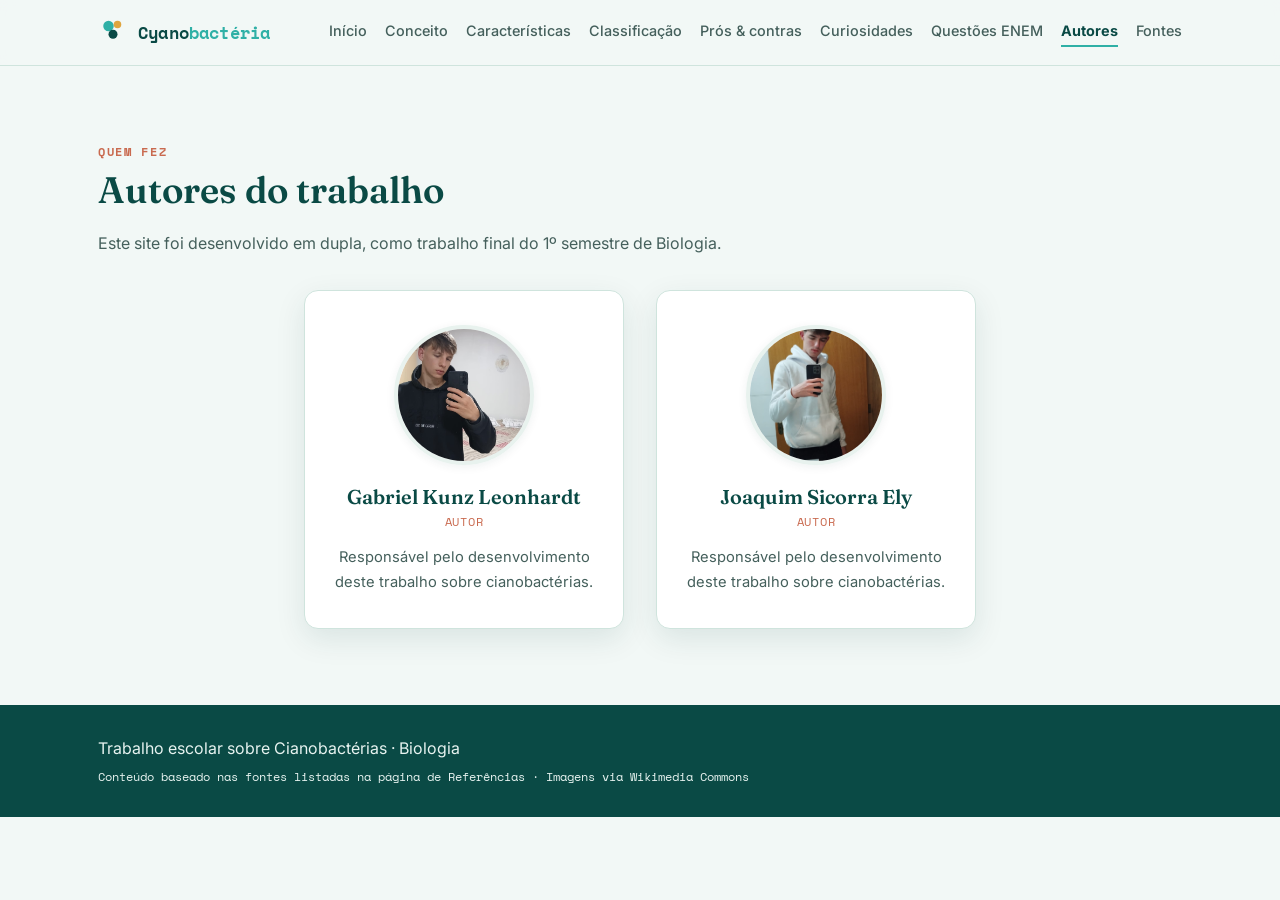
<file: autores.html>
<!DOCTYPE html>
<html lang="pt-BR">
<head>
<meta charset="UTF-8">
<meta name="viewport" content="width=device-width, initial-scale=1.0">
<title>Autores · Cianobactérias</title>
<link rel="preconnect" href="https://fonts.googleapis.com">
<link rel="preconnect" href="https://fonts.gstatic.com" crossorigin>
<link href="https://fonts.googleapis.com/css2?family=Fraunces:ital,opsz,wght@0,9..144,400;0,9..144,600;0,9..144,700;1,9..144,500&family=Inter:wght@400;500;600;700&family=Space+Mono:wght@400;700&display=swap" rel="stylesheet">
<link rel="stylesheet" href="style.css">
</head>
<body>

<header class="site-header">
  <div class="container header-inner">
    <a href="index.html" class="brand">
      <span class="brand-icon" aria-hidden="true">
        <svg viewBox="0 0 40 40" width="30" height="30">
          <circle cx="14" cy="16" r="7" fill="var(--cyan)"/>
          <circle cx="26" cy="14" r="5" fill="var(--gold)"/>
          <circle cx="20" cy="27" r="6" fill="var(--teal-deep)"/>
        </svg>
      </span>
      <span class="brand-text">Cyano<em>bactéria</em></span>
    </a>
    <nav class="main-nav" aria-label="Navegação principal">
      <a href="index.html">Início</a>
      <a href="conceito.html">Conceito</a>
      <a href="caracteristicas.html">Características</a>
      <a href="classificacao.html">Classificação</a>
      <a href="balanco.html">Prós &amp; contras</a>
      <a href="curiosidades.html">Curiosidades</a>
      <a href="enem.html">Questões ENEM</a>
      <a href="autores.html" class="active">Autores</a>
      <a href="fontes.html">Fontes</a>
    </nav>
  </div>
</header>

<main>
  <section class="section">
    <div class="container">
      <p class="eyebrow">Quem fez</p>
      <h2>Autores do trabalho</h2>
      <p style="max-width:64ch; color:var(--ink-soft);">Este site foi desenvolvido em dupla, como trabalho final do 1º semestre de Biologia.</p>

      <div class="authors-grid">
        <article class="author-card">
        
          <img src="img/WhatsApp Image 2026-07-13 at 10.33.16.jpeg" alt="Foto de Gabriel Kunz Leonhardt" class="author-photo">
          <h3>Gabriel Kunz Leonhardt</h3>
          <span class="author-role">Autor</span>
          <p>Responsável pelo desenvolvimento deste trabalho sobre cianobactérias.</p>
        </article>

        <article class="author-card">
         
          <img src="img/WhatsApp Image 2026-07-13 at 10.33.16(1).jpeg" alt="Foto de Joaquim Sicorra Ely" class="author-photo">
          <h3>Joaquim Sicorra Ely</h3>
          <span class="author-role">Autor</span>
          <p>Responsável pelo desenvolvimento deste trabalho sobre cianobactérias.</p>
        </article>
      </div>
    </div>
  </section>
</main>

<footer class="site-footer">
  <div class="container footer-inner">
    <p>Trabalho escolar sobre Cianobactérias · Biologia</p>
    <p class="footer-small">Conteúdo baseado nas fontes listadas na página de Referências · Imagens via Wikimedia Commons</p>
  </div>
</footer>

</body>
</html>
</file>
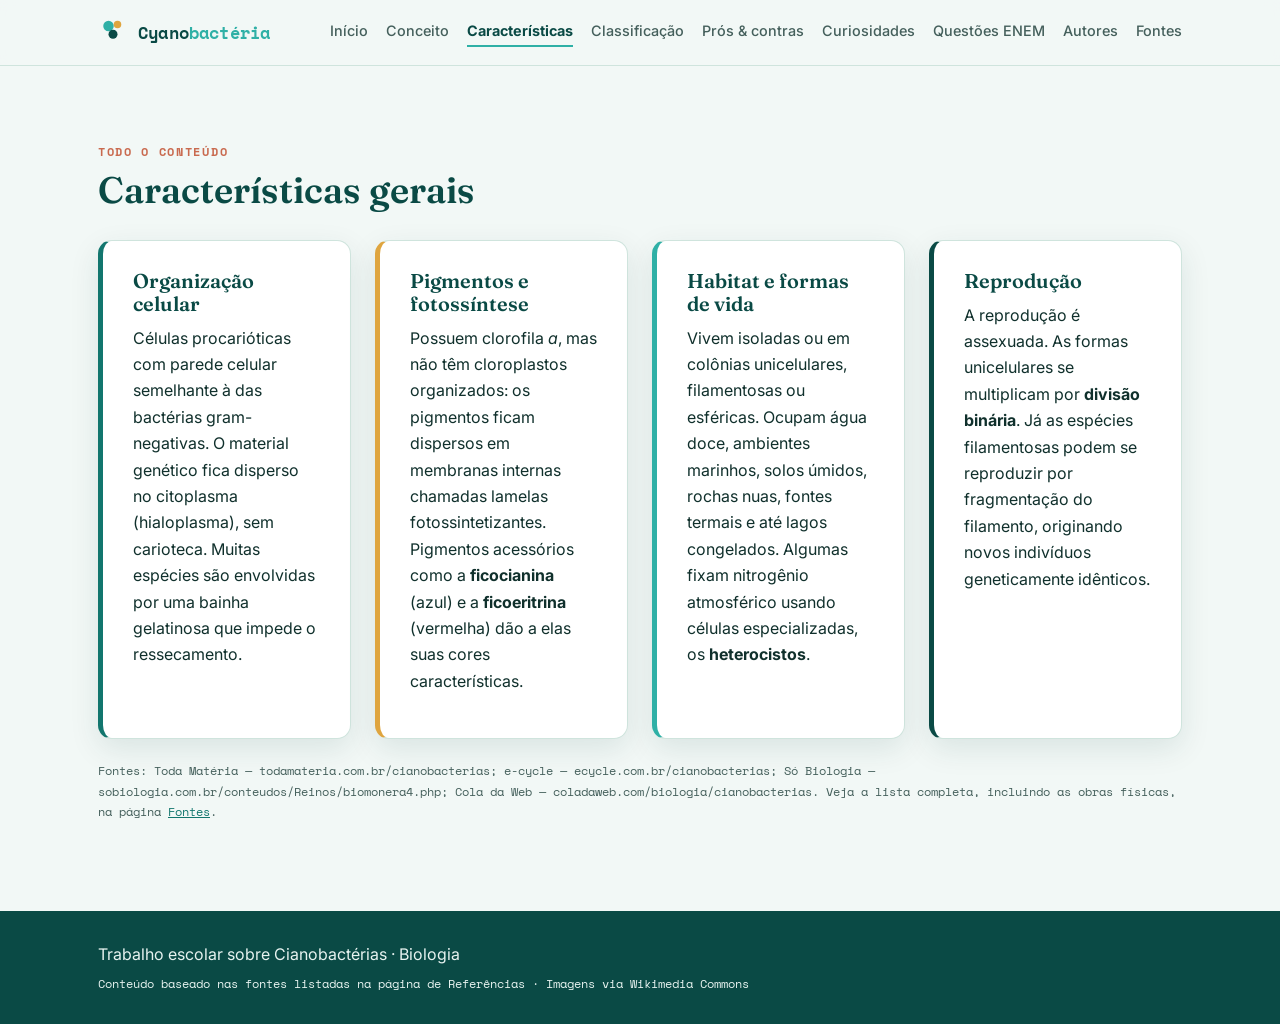
<file: caracteristicas.html>
<!DOCTYPE html>
<html lang="pt-BR">
<head>
<meta charset="UTF-8">
<meta name="viewport" content="width=device-width, initial-scale=1.0">
<title>Características · Cianobactérias</title>
<link rel="preconnect" href="https://fonts.googleapis.com">
<link rel="preconnect" href="https://fonts.gstatic.com" crossorigin>
<link href="https://fonts.googleapis.com/css2?family=Fraunces:ital,opsz,wght@0,9..144,400;0,9..144,600;0,9..144,700;1,9..144,500&family=Inter:wght@400;500;600;700&family=Space+Mono:wght@400;700&display=swap" rel="stylesheet">
<link rel="stylesheet" href="style.css">
</head>
<body>

<header class="site-header">
  <div class="container header-inner">
    <a href="index.html" class="brand">
      <span class="brand-icon" aria-hidden="true">
        <svg viewBox="0 0 40 40" width="30" height="30">
          <circle cx="14" cy="16" r="7" fill="var(--cyan)"/>
          <circle cx="26" cy="14" r="5" fill="var(--gold)"/>
          <circle cx="20" cy="27" r="6" fill="var(--teal-deep)"/>
        </svg>
      </span>
      <span class="brand-text">Cyano<em>bactéria</em></span>
    </a>
    <nav class="main-nav" aria-label="Navegação principal">
      <a href="index.html">Início</a>
      <a href="conceito.html">Conceito</a>
      <a href="caracteristicas.html" class="active">Características</a>
      <a href="classificacao.html">Classificação</a>
      <a href="balanco.html">Prós &amp; contras</a>
      <a href="curiosidades.html">Curiosidades</a>
      <a href="enem.html">Questões ENEM</a>
      <a href="autores.html">Autores</a>
      <a href="fontes.html">Fontes</a>
    </nav>
  </div>
</header>

<main>
  <section class="section">
    <div class="container">
      <p class="eyebrow">Todo o conteúdo</p>
      <h2>Características gerais</h2>
      <div class="grid grid-4">
        <article class="card card--accent-teal">
          <h3>Organização celular</h3>
          <p>Células procarióticas com parede celular semelhante à das bactérias gram-negativas. O material genético fica disperso no citoplasma (hialoplasma), sem carioteca. Muitas espécies são envolvidas por uma bainha gelatinosa que impede o ressecamento.</p>
        </article>
        <article class="card card--accent-gold">
          <h3>Pigmentos e fotossíntese</h3>
          <p>Possuem clorofila <em>a</em>, mas não têm cloroplastos organizados: os pigmentos ficam dispersos em membranas internas chamadas lamelas fotossintetizantes. Pigmentos acessórios como a <strong>ficocianina</strong> (azul) e a <strong>ficoeritrina</strong> (vermelha) dão a elas suas cores características.</p>
        </article>
        <article class="card card--accent-cyan">
          <h3>Habitat e formas de vida</h3>
          <p>Vivem isoladas ou em colônias unicelulares, filamentosas ou esféricas. Ocupam água doce, ambientes marinhos, solos úmidos, rochas nuas, fontes termais e até lagos congelados. Algumas fixam nitrogênio atmosférico usando células especializadas, os <strong>heterocistos</strong>.</p>
        </article>
        <article class="card card--accent-deep">
          <h3>Reprodução</h3>
          <p>A reprodução é assexuada. As formas unicelulares se multiplicam por <strong>divisão binária</strong>. Já as espécies filamentosas podem se reproduzir por fragmentação do filamento, originando novos indivíduos geneticamente idênticos.</p>
        </article>
      </div>
      <p class="fonte">Fontes: Toda Matéria — todamateria.com.br/cianobacterias; e-cycle — ecycle.com.br/cianobacterias; Só Biologia — sobiologia.com.br/conteudos/Reinos/biomonera4.php; Cola da Web — coladaweb.com/biologia/cianobacterias. Veja a lista completa, incluindo as obras físicas, na página <a href="fontes.html">Fontes</a>.</p>
    </div>
  </section>
</main>

<footer class="site-footer">
  <div class="container footer-inner">
    <p>Trabalho escolar sobre Cianobactérias · Biologia</p>
    <p class="footer-small">Conteúdo baseado nas fontes listadas na página de Referências · Imagens via Wikimedia Commons</p>
  </div>
</footer>

</body>
</html>
</file>
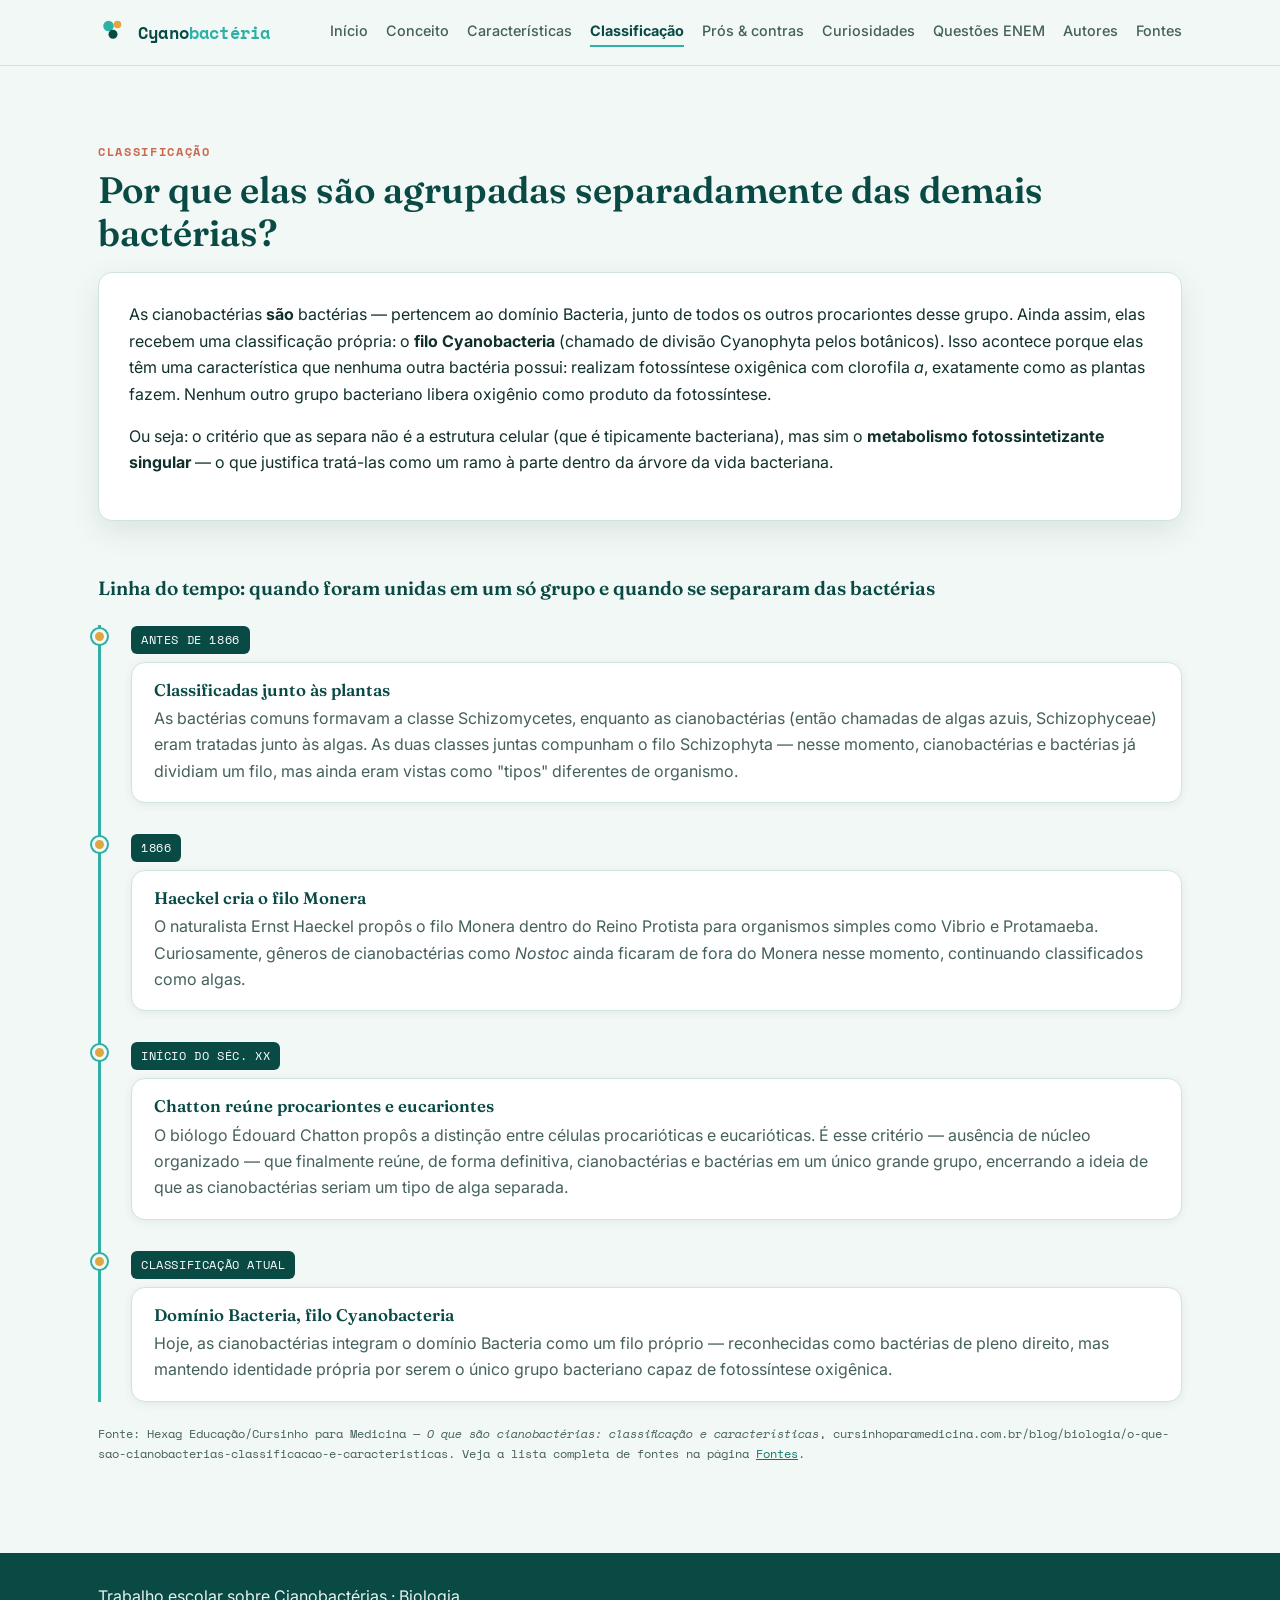
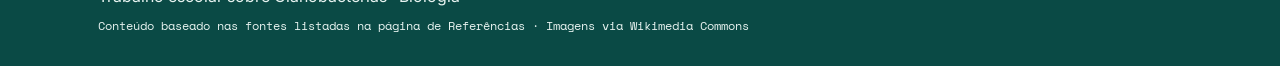
<file: classificacao.html>
<!DOCTYPE html>
<html lang="pt-BR">
<head>
<meta charset="UTF-8">
<meta name="viewport" content="width=device-width, initial-scale=1.0">
<title>Classificação · Cianobactérias</title>
<link rel="preconnect" href="https://fonts.googleapis.com">
<link rel="preconnect" href="https://fonts.gstatic.com" crossorigin>
<link href="https://fonts.googleapis.com/css2?family=Fraunces:ital,opsz,wght@0,9..144,400;0,9..144,600;0,9..144,700;1,9..144,500&family=Inter:wght@400;500;600;700&family=Space+Mono:wght@400;700&display=swap" rel="stylesheet">
<link rel="stylesheet" href="style.css">
</head>
<body>

<header class="site-header">
  <div class="container header-inner">
    <a href="index.html" class="brand">
      <span class="brand-icon" aria-hidden="true">
        <svg viewBox="0 0 40 40" width="30" height="30">
          <circle cx="14" cy="16" r="7" fill="var(--cyan)"/>
          <circle cx="26" cy="14" r="5" fill="var(--gold)"/>
          <circle cx="20" cy="27" r="6" fill="var(--teal-deep)"/>
        </svg>
      </span>
      <span class="brand-text">Cyano<em>bactéria</em></span>
    </a>
    <nav class="main-nav" aria-label="Navegação principal">
      <a href="index.html">Início</a>
      <a href="conceito.html">Conceito</a>
      <a href="caracteristicas.html">Características</a>
      <a href="classificacao.html" class="active">Classificação</a>
      <a href="balanco.html">Prós &amp; contras</a>
      <a href="curiosidades.html">Curiosidades</a>
      <a href="enem.html">Questões ENEM</a>
      <a href="autores.html">Autores</a>
      <a href="fontes.html">Fontes</a>
    </nav>
  </div>
</header>

<main>
  <section class="section">
    <div class="container">
      <p class="eyebrow">Classificação</p>
      <h2>Por que elas são agrupadas separadamente das demais bactérias?</h2>
      <div class="card card--wide">
        <p>As cianobactérias <strong>são</strong> bactérias — pertencem ao domínio Bacteria, junto de todos os outros procariontes desse grupo. Ainda assim, elas recebem uma classificação própria: o <strong>filo Cyanobacteria</strong> (chamado de divisão Cyanophyta pelos botânicos). Isso acontece porque elas têm uma característica que nenhuma outra bactéria possui: realizam fotossíntese oxigênica com clorofila <em>a</em>, exatamente como as plantas fazem. Nenhum outro grupo bacteriano libera oxigênio como produto da fotossíntese.</p>
        <p>Ou seja: o critério que as separa não é a estrutura celular (que é tipicamente bacteriana), mas sim o <strong>metabolismo fotossintetizante singular</strong> — o que justifica tratá-las como um ramo à parte dentro da árvore da vida bacteriana.</p>
      </div>

      <h3 class="timeline-title">Linha do tempo: quando foram unidas em um só grupo e quando se separaram das bactérias</h3>
      <ol class="timeline">
        <li class="timeline-item">
          <span class="timeline-mark">Antes de 1866</span>
          <div class="timeline-content">
            <h4>Classificadas junto às plantas</h4>
            <p>As bactérias comuns formavam a classe Schizomycetes, enquanto as cianobactérias (então chamadas de algas azuis, Schizophyceae) eram tratadas junto às algas. As duas classes juntas compunham o filo Schizophyta — nesse momento, cianobactérias e bactérias já dividiam um filo, mas ainda eram vistas como "tipos" diferentes de organismo.</p>
          </div>
        </li>
        <li class="timeline-item">
          <span class="timeline-mark">1866</span>
          <div class="timeline-content">
            <h4>Haeckel cria o filo Monera</h4>
            <p>O naturalista Ernst Haeckel propôs o filo Monera dentro do Reino Protista para organismos simples como Vibrio e Protamaeba. Curiosamente, gêneros de cianobactérias como <em>Nostoc</em> ainda ficaram de fora do Monera nesse momento, continuando classificados como algas.</p>
          </div>
        </li>
        <li class="timeline-item">
          <span class="timeline-mark">Início do séc. XX</span>
          <div class="timeline-content">
            <h4>Chatton reúne procariontes e eucariontes</h4>
            <p>O biólogo Édouard Chatton propôs a distinção entre células procarióticas e eucarióticas. É esse critério — ausência de núcleo organizado — que finalmente reúne, de forma definitiva, cianobactérias e bactérias em um único grande grupo, encerrando a ideia de que as cianobactérias seriam um tipo de alga separada.</p>
          </div>
        </li>
        <li class="timeline-item">
          <span class="timeline-mark">Classificação atual</span>
          <div class="timeline-content">
            <h4>Domínio Bacteria, filo Cyanobacteria</h4>
            <p>Hoje, as cianobactérias integram o domínio Bacteria como um filo próprio — reconhecidas como bactérias de pleno direito, mas mantendo identidade própria por serem o único grupo bacteriano capaz de fotossíntese oxigênica.</p>
          </div>
        </li>
      </ol>
      <p class="fonte">Fonte: Hexag Educação/Cursinho para Medicina — <em>O que são cianobactérias: classificação e características</em>, cursinhoparamedicina.com.br/blog/biologia/o-que-sao-cianobacterias-classificacao-e-caracteristicas. Veja a lista completa de fontes na página <a href="fontes.html">Fontes</a>.</p>
    </div>
  </section>
</main>

<footer class="site-footer">
  <div class="container footer-inner">
    <p>Trabalho escolar sobre Cianobactérias · Biologia</p>
    <p class="footer-small">Conteúdo baseado nas fontes listadas na página de Referências · Imagens via Wikimedia Commons</p>
  </div>
</footer>

</body>
</html>
</file>
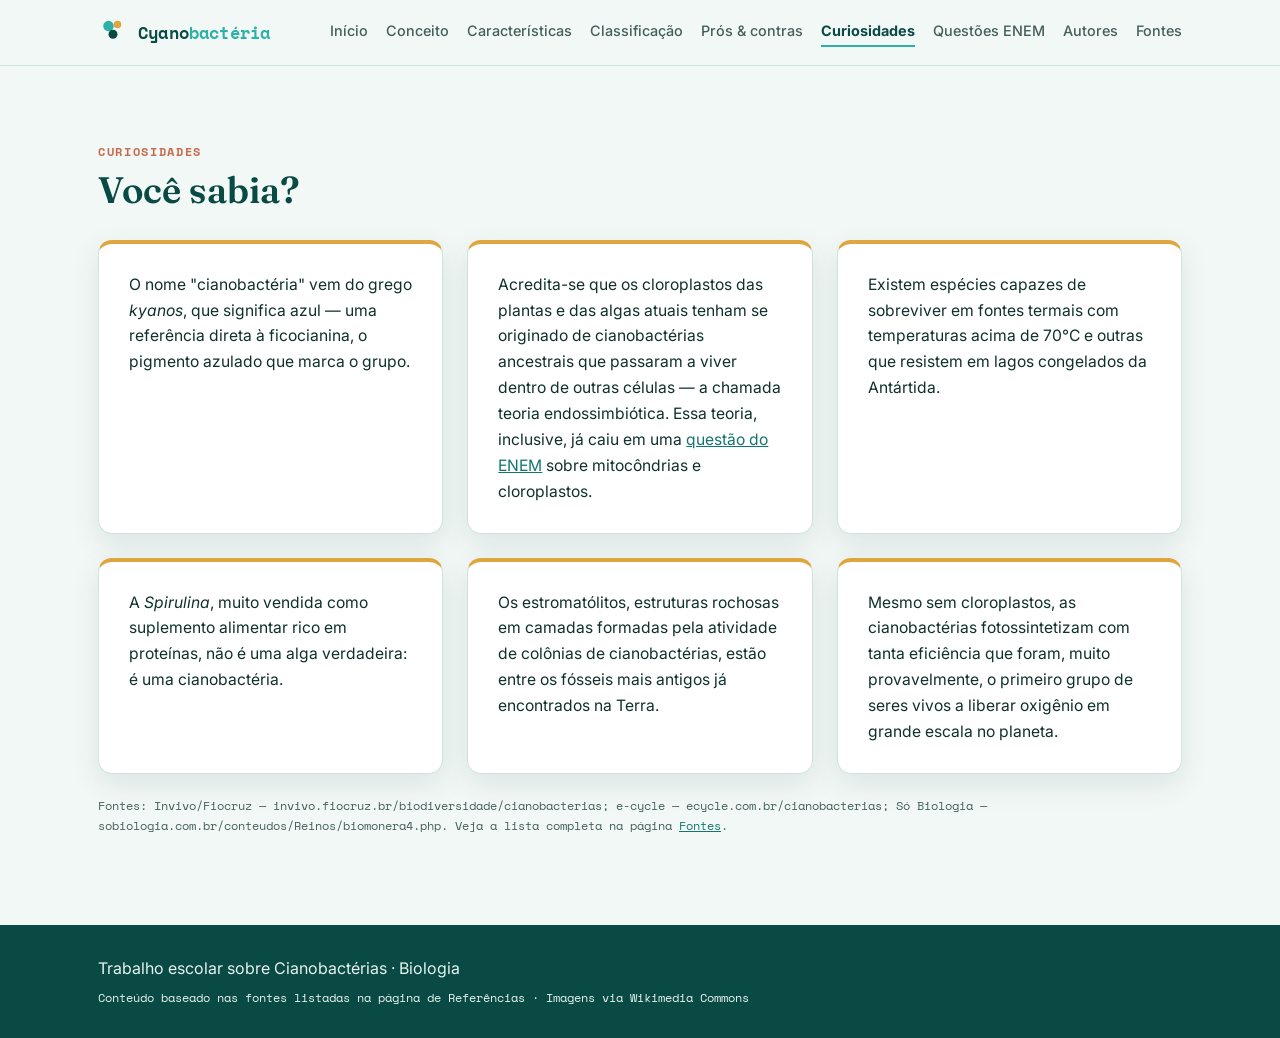
<file: curiosidades.html>
<!DOCTYPE html>
<html lang="pt-BR">
<head>
<meta charset="UTF-8">
<meta name="viewport" content="width=device-width, initial-scale=1.0">
<title>Curiosidades · Cianobactérias</title>
<link rel="preconnect" href="https://fonts.googleapis.com">
<link rel="preconnect" href="https://fonts.gstatic.com" crossorigin>
<link href="https://fonts.googleapis.com/css2?family=Fraunces:ital,opsz,wght@0,9..144,400;0,9..144,600;0,9..144,700;1,9..144,500&family=Inter:wght@400;500;600;700&family=Space+Mono:wght@400;700&display=swap" rel="stylesheet">
<link rel="stylesheet" href="style.css">
</head>
<body>

<header class="site-header">
  <div class="container header-inner">
    <a href="index.html" class="brand">
      <span class="brand-icon" aria-hidden="true">
        <svg viewBox="0 0 40 40" width="30" height="30">
          <circle cx="14" cy="16" r="7" fill="var(--cyan)"/>
          <circle cx="26" cy="14" r="5" fill="var(--gold)"/>
          <circle cx="20" cy="27" r="6" fill="var(--teal-deep)"/>
        </svg>
      </span>
      <span class="brand-text">Cyano<em>bactéria</em></span>
    </a>
    <nav class="main-nav" aria-label="Navegação principal">
      <a href="index.html">Início</a>
      <a href="conceito.html">Conceito</a>
      <a href="caracteristicas.html">Características</a>
      <a href="classificacao.html">Classificação</a>
      <a href="balanco.html">Prós &amp; contras</a>
      <a href="curiosidades.html" class="active">Curiosidades</a>
      <a href="enem.html">Questões ENEM</a>
      <a href="autores.html">Autores</a>
      <a href="fontes.html">Fontes</a>
    </nav>
  </div>
</header>

<main>
  <section class="section">
    <div class="container">
      <p class="eyebrow">Curiosidades</p>
      <h2>Você sabia?</h2>
      <div class="grid grid-3">
        <article class="card card--fact">
          <p>O nome "cianobactéria" vem do grego <em>kyanos</em>, que significa azul — uma referência direta à ficocianina, o pigmento azulado que marca o grupo.</p>
        </article>
        <article class="card card--fact">
          <p>Acredita-se que os cloroplastos das plantas e das algas atuais tenham se originado de cianobactérias ancestrais que passaram a viver dentro de outras células — a chamada teoria endossimbiótica. Essa teoria, inclusive, já caiu em uma <a href="enem.html">questão do ENEM</a> sobre mitocôndrias e cloroplastos.</p>
        </article>
        <article class="card card--fact">
          <p>Existem espécies capazes de sobreviver em fontes termais com temperaturas acima de 70°C e outras que resistem em lagos congelados da Antártida.</p>
        </article>
        <article class="card card--fact">
          <p>A <em>Spirulina</em>, muito vendida como suplemento alimentar rico em proteínas, não é uma alga verdadeira: é uma cianobactéria.</p>
        </article>
        <article class="card card--fact">
          <p>Os estromatólitos, estruturas rochosas em camadas formadas pela atividade de colônias de cianobactérias, estão entre os fósseis mais antigos já encontrados na Terra.</p>
        </article>
        <article class="card card--fact">
          <p>Mesmo sem cloroplastos, as cianobactérias fotossintetizam com tanta eficiência que foram, muito provavelmente, o primeiro grupo de seres vivos a liberar oxigênio em grande escala no planeta.</p>
        </article>
      </div>
      <p class="fonte">Fontes: Invivo/Fiocruz — invivo.fiocruz.br/biodiversidade/cianobacterias; e-cycle — ecycle.com.br/cianobacterias; Só Biologia — sobiologia.com.br/conteudos/Reinos/biomonera4.php. Veja a lista completa na página <a href="fontes.html">Fontes</a>.</p>
    </div>
  </section>
</main>

<footer class="site-footer">
  <div class="container footer-inner">
    <p>Trabalho escolar sobre Cianobactérias · Biologia</p>
    <p class="footer-small">Conteúdo baseado nas fontes listadas na página de Referências · Imagens via Wikimedia Commons</p>
  </div>
</footer>

</body>
</html>
</file>
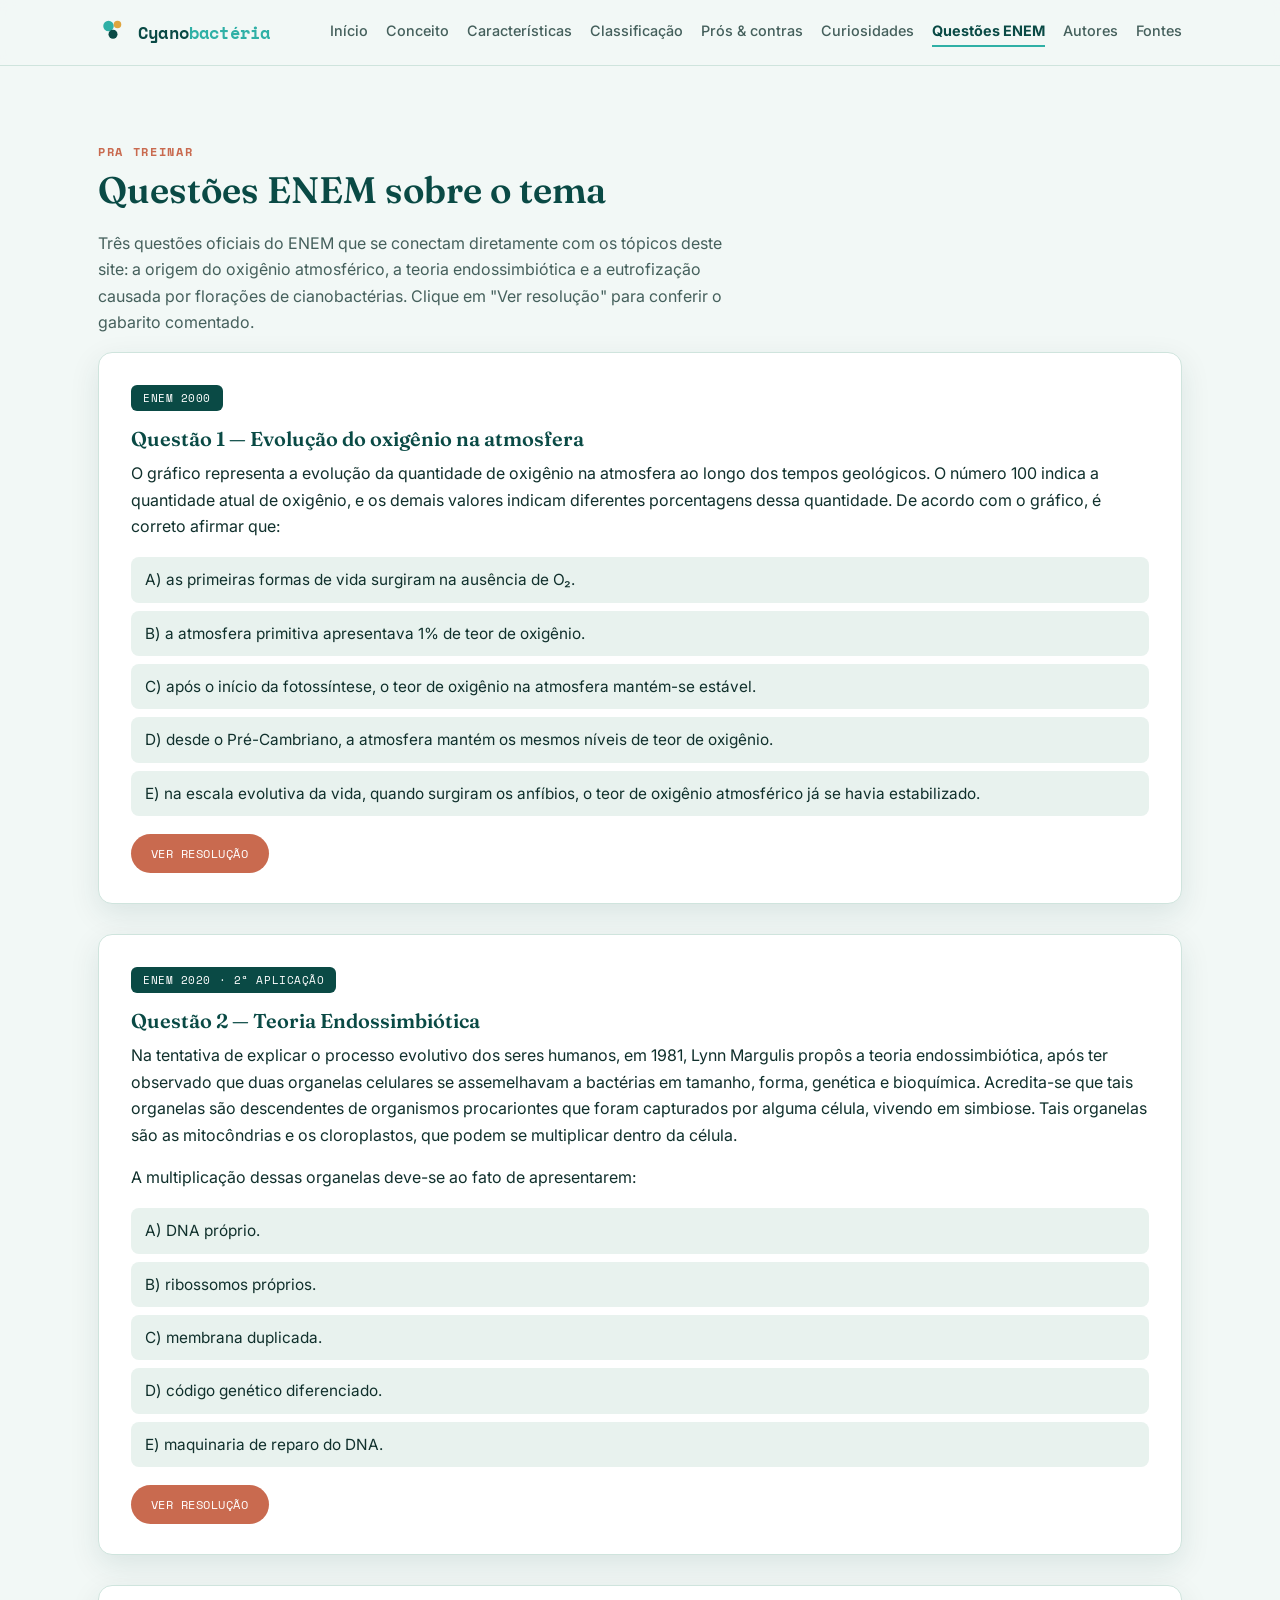
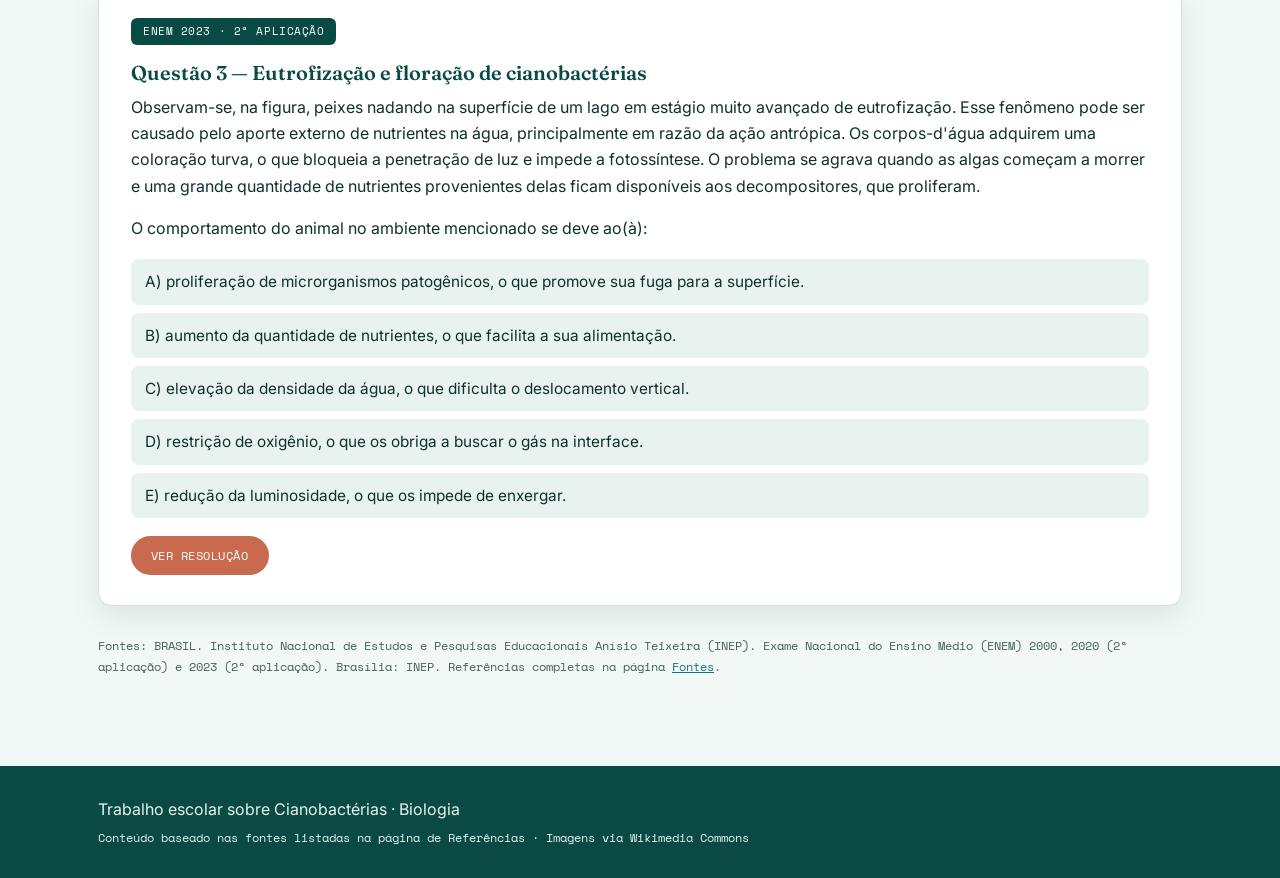
<file: enem.html>
<!DOCTYPE html>
<html lang="pt-BR">
<head>
<meta charset="UTF-8">
<meta name="viewport" content="width=device-width, initial-scale=1.0">
<title>Questões ENEM · Cianobactérias</title>
<link rel="preconnect" href="https://fonts.googleapis.com">
<link rel="preconnect" href="https://fonts.gstatic.com" crossorigin>
<link href="https://fonts.googleapis.com/css2?family=Fraunces:ital,opsz,wght@0,9..144,400;0,9..144,600;0,9..144,700;1,9..144,500&family=Inter:wght@400;500;600;700&family=Space+Mono:wght@400;700&display=swap" rel="stylesheet">
<link rel="stylesheet" href="style.css">
</head>
<body>

<header class="site-header">
  <div class="container header-inner">
    <a href="index.html" class="brand">
      <span class="brand-icon" aria-hidden="true">
        <svg viewBox="0 0 40 40" width="30" height="30">
          <circle cx="14" cy="16" r="7" fill="var(--cyan)"/>
          <circle cx="26" cy="14" r="5" fill="var(--gold)"/>
          <circle cx="20" cy="27" r="6" fill="var(--teal-deep)"/>
        </svg>
      </span>
      <span class="brand-text">Cyano<em>bactéria</em></span>
    </a>
    <nav class="main-nav" aria-label="Navegação principal">
      <a href="index.html">Início</a>
      <a href="conceito.html">Conceito</a>
      <a href="caracteristicas.html">Características</a>
      <a href="classificacao.html">Classificação</a>
      <a href="balanco.html">Prós &amp; contras</a>
      <a href="curiosidades.html">Curiosidades</a>
      <a href="enem.html" class="active">Questões ENEM</a>
      <a href="autores.html">Autores</a>
      <a href="fontes.html">Fontes</a>
    </nav>
  </div>
</header>

<main>
  <section class="section">
    <div class="container">
      <p class="eyebrow">Pra treinar</p>
      <h2>Questões ENEM sobre o tema</h2>
      <p style="max-width:64ch; color:var(--ink-soft);">Três questões oficiais do ENEM que se conectam diretamente com os tópicos deste site: a origem do oxigênio atmosférico, a teoria endossimbiótica e a eutrofização causada por florações de cianobactérias. Clique em "Ver resolução" para conferir o gabarito comentado.</p>

      <article class="enem-question">
        <span class="enem-tag">ENEM 2000</span>
        <h3>Questão 1 — Evolução do oxigênio na atmosfera</h3>
        <p>O gráfico representa a evolução da quantidade de oxigênio na atmosfera ao longo dos tempos geológicos. O número 100 indica a quantidade atual de oxigênio, e os demais valores indicam diferentes porcentagens dessa quantidade. De acordo com o gráfico, é correto afirmar que:</p>
        <ul class="enem-alternatives">
          <li>A) as primeiras formas de vida surgiram na ausência de O₂.</li>
          <li>B) a atmosfera primitiva apresentava 1% de teor de oxigênio.</li>
          <li>C) após o início da fotossíntese, o teor de oxigênio na atmosfera mantém-se estável.</li>
          <li>D) desde o Pré-Cambriano, a atmosfera mantém os mesmos níveis de teor de oxigênio.</li>
          <li>E) na escala evolutiva da vida, quando surgiram os anfíbios, o teor de oxigênio atmosférico já se havia estabilizado.</li>
        </ul>
        <button class="enem-toggle" onclick="toggleResolucao('res1', this)">Ver resolução</button>
        <div class="enem-resolution" id="res1">
          <p><strong>Gabarito: A</strong></p>
          <p>O gráfico mostra que a vida surgiu por volta de 3,1 bilhões de anos atrás, quando o oxigênio atmosférico era praticamente nulo. Somente depois, com o início da fotossíntese realizada pelas cianobactérias (cerca de 2,7 bilhões de anos atrás), o oxigênio passa a se acumular gradualmente — dando origem ao chamado <strong>Grande Evento de Oxidação</strong>, o mesmo processo descrito na página <a href="balanco.html">Prós &amp; contras</a> deste site. Por isso a letra A é a única correta: as demais alternativas erram ao dizer que o oxigênio já existia antes da fotossíntese (B), que ele se manteve estável (C e D), ou que já estava estabilizado desde muito cedo (E) — quando na verdade o gráfico mostra um aumento contínuo e gradual.</p>
        </div>
      </article>

      <article class="enem-question">
        <span class="enem-tag">ENEM 2020 · 2ª aplicação</span>
        <h3>Questão 2 — Teoria Endossimbiótica</h3>
        <p>Na tentativa de explicar o processo evolutivo dos seres humanos, em 1981, Lynn Margulis propôs a teoria endossimbiótica, após ter observado que duas organelas celulares se assemelhavam a bactérias em tamanho, forma, genética e bioquímica. Acredita-se que tais organelas são descendentes de organismos procariontes que foram capturados por alguma célula, vivendo em simbiose. Tais organelas são as mitocôndrias e os cloroplastos, que podem se multiplicar dentro da célula.</p>
        <p>A multiplicação dessas organelas deve-se ao fato de apresentarem:</p>
        <ul class="enem-alternatives">
          <li>A) DNA próprio.</li>
          <li>B) ribossomos próprios.</li>
          <li>C) membrana duplicada.</li>
          <li>D) código genético diferenciado.</li>
          <li>E) maquinaria de reparo do DNA.</li>
        </ul>
        <button class="enem-toggle" onclick="toggleResolucao('res2', this)">Ver resolução</button>
        <div class="enem-resolution" id="res2">
          <p><strong>Gabarito: A</strong></p>
          <p>Mitocôndrias e cloroplastos só existem em células eucarióticas e guardam fortes evidências de que já foram bactérias de vida livre — no caso do cloroplasto, uma cianobactéria ancestral, exatamente como descrito na página <a href="curiosidades.html">Curiosidades</a> deste site. Entre as evidências estão: membrana dupla, ribossomos próprios e DNA circular próprio. Mas a pergunta pede especificamente o que permite a essas organelas se multiplicarem (duplicarem) dentro da célula — e isso só é possível porque elas têm <strong>material genético próprio (DNA)</strong>, capaz de comandar sua própria replicação, independentemente do núcleo. Por isso a resposta certa é a letra A; as demais características (ribossomos, membrana dupla) são evidências da origem bacteriana, mas não são, isoladamente, o que possibilita a multiplicação.</p>
        </div>
      </article>

      <article class="enem-question">
        <span class="enem-tag">ENEM 2023 · 2ª aplicação</span>
        <h3>Questão 3 — Eutrofização e floração de cianobactérias</h3>
        <p>Observam-se, na figura, peixes nadando na superfície de um lago em estágio muito avançado de eutrofização. Esse fenômeno pode ser causado pelo aporte externo de nutrientes na água, principalmente em razão da ação antrópica. Os corpos-d'água adquirem uma coloração turva, o que bloqueia a penetração de luz e impede a fotossíntese. O problema se agrava quando as algas começam a morrer e uma grande quantidade de nutrientes provenientes delas ficam disponíveis aos decompositores, que proliferam.</p>
        <p>O comportamento do animal no ambiente mencionado se deve ao(à):</p>
        <ul class="enem-alternatives">
          <li>A) proliferação de microrganismos patogênicos, o que promove sua fuga para a superfície.</li>
          <li>B) aumento da quantidade de nutrientes, o que facilita a sua alimentação.</li>
          <li>C) elevação da densidade da água, o que dificulta o deslocamento vertical.</li>
          <li>D) restrição de oxigênio, o que os obriga a buscar o gás na interface.</li>
          <li>E) redução da luminosidade, o que os impede de enxergar.</li>
        </ul>
        <button class="enem-toggle" onclick="toggleResolucao('res3', this)">Ver resolução</button>
        <div class="enem-resolution" id="res3">
          <p><strong>Gabarito: D</strong></p>
          <p>Esta questão se conecta diretamente com a página <a href="balanco.html">Prós &amp; contras</a> deste site. O excesso de nutrientes (esgoto, fertilizantes) provoca a floração de cianobactérias e algas; quando esses organismos morrem, sua decomposição consome grande quantidade de oxigênio dissolvido na água. Com o oxigênio escasso no fundo e no meio da coluna d'água, os peixes são forçados a nadar até a superfície, onde a troca gasosa com o ar é um pouco mais fácil. Por isso a resposta certa é a letra D — as demais alternativas descrevem causas que não explicam corretamente esse comportamento específico de "boquejar" na superfície.</p>
        </div>
      </article>

      <p class="fonte">Fontes: BRASIL. Instituto Nacional de Estudos e Pesquisas Educacionais Anísio Teixeira (INEP). Exame Nacional do Ensino Médio (ENEM) 2000, 2020 (2ª aplicação) e 2023 (2ª aplicação). Brasília: INEP. Referências completas na página <a href="fontes.html">Fontes</a>.</p>
    </div>
  </section>
</main>

<footer class="site-footer">
  <div class="container footer-inner">
    <p>Trabalho escolar sobre Cianobactérias · Biologia</p>
    <p class="footer-small">Conteúdo baseado nas fontes listadas na página de Referências · Imagens via Wikimedia Commons</p>
  </div>
</footer>

<script>
function toggleResolucao(id, btn){
  var el = document.getElementById(id);
  var isOpen = el.classList.toggle('open');
  btn.textContent = isOpen ? 'Ocultar resolução' : 'Ver resolução';
}
</script>

</body>
</html>
</file>
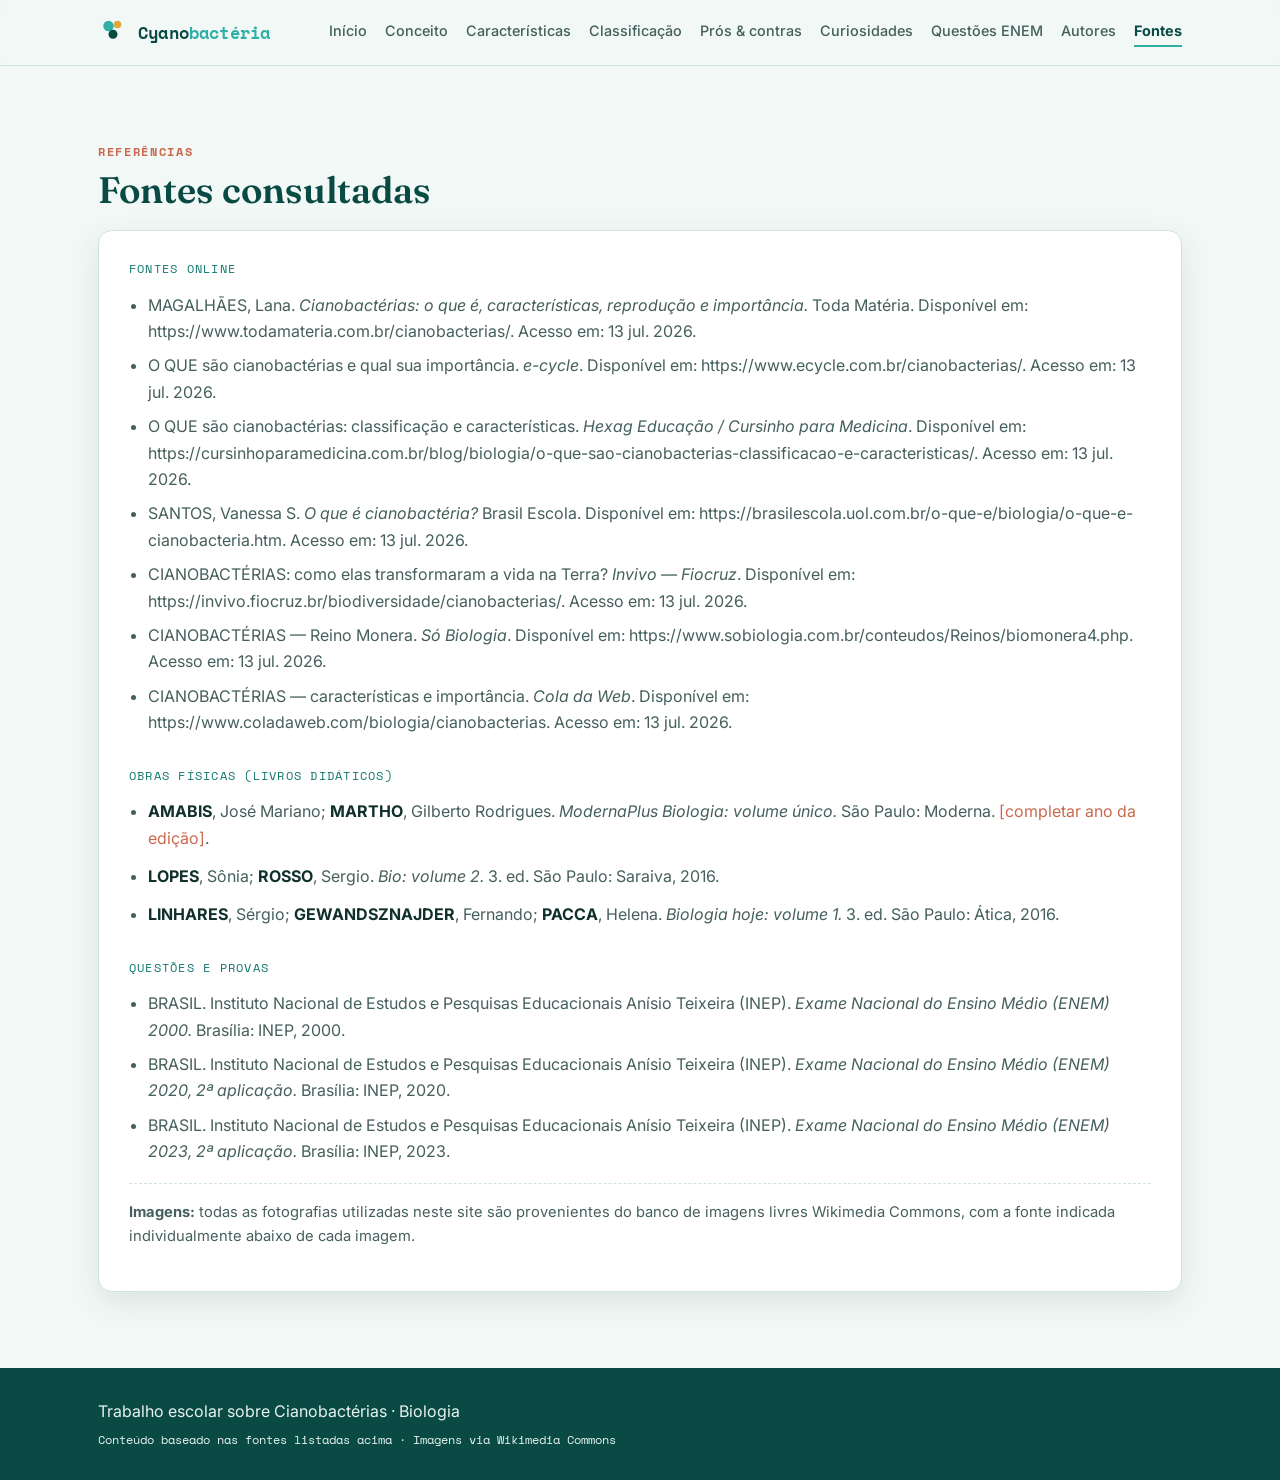
<file: fontes.html>
<!DOCTYPE html>
<html lang="pt-BR">
<head>
<meta charset="UTF-8">
<meta name="viewport" content="width=device-width, initial-scale=1.0">
<title>Fontes · Cianobactérias</title>
<link rel="preconnect" href="https://fonts.googleapis.com">
<link rel="preconnect" href="https://fonts.gstatic.com" crossorigin>
<link href="https://fonts.googleapis.com/css2?family=Fraunces:ital,opsz,wght@0,9..144,400;0,9..144,600;0,9..144,700;1,9..144,500&family=Inter:wght@400;500;600;700&family=Space+Mono:wght@400;700&display=swap" rel="stylesheet">
<link rel="stylesheet" href="style.css">
</head>
<body>

<header class="site-header">
  <div class="container header-inner">
    <a href="index.html" class="brand">
      <span class="brand-icon" aria-hidden="true">
        <svg viewBox="0 0 40 40" width="30" height="30">
          <circle cx="14" cy="16" r="7" fill="var(--cyan)"/>
          <circle cx="26" cy="14" r="5" fill="var(--gold)"/>
          <circle cx="20" cy="27" r="6" fill="var(--teal-deep)"/>
        </svg>
      </span>
      <span class="brand-text">Cyano<em>bactéria</em></span>
    </a>
    <nav class="main-nav" aria-label="Navegação principal">
      <a href="index.html">Início</a>
      <a href="conceito.html">Conceito</a>
      <a href="caracteristicas.html">Características</a>
      <a href="classificacao.html">Classificação</a>
      <a href="balanco.html">Prós &amp; contras</a>
      <a href="curiosidades.html">Curiosidades</a>
      <a href="enem.html">Questões ENEM</a>
      <a href="autores.html">Autores</a>
      <a href="fontes.html" class="active">Fontes</a>
    </nav>
  </div>
</header>

<main>
  <section class="section">
    <div class="container">
      <p class="eyebrow">Referências</p>
      <h2>Fontes consultadas</h2>
      <div class="card card--wide sources">

        <p class="sources-group-title">Fontes online</p>
        <ul>
          <li>MAGALHÃES, Lana. <em>Cianobactérias: o que é, características, reprodução e importância.</em> Toda Matéria. Disponível em: https://www.todamateria.com.br/cianobacterias/. Acesso em: 13 jul. 2026.</li>
          <li>O QUE são cianobactérias e qual sua importância. <em>e-cycle</em>. Disponível em: https://www.ecycle.com.br/cianobacterias/. Acesso em: 13 jul. 2026.</li>
          <li>O QUE são cianobactérias: classificação e características. <em>Hexag Educação / Cursinho para Medicina</em>. Disponível em: https://cursinhoparamedicina.com.br/blog/biologia/o-que-sao-cianobacterias-classificacao-e-caracteristicas/. Acesso em: 13 jul. 2026.</li>
          <li>SANTOS, Vanessa S. <em>O que é cianobactéria?</em> Brasil Escola. Disponível em: https://brasilescola.uol.com.br/o-que-e/biologia/o-que-e-cianobacteria.htm. Acesso em: 13 jul. 2026.</li>
          <li>CIANOBACTÉRIAS: como elas transformaram a vida na Terra? <em>Invivo — Fiocruz</em>. Disponível em: https://invivo.fiocruz.br/biodiversidade/cianobacterias/. Acesso em: 13 jul. 2026.</li>
          <li>CIANOBACTÉRIAS — Reino Monera. <em>Só Biologia</em>. Disponível em: https://www.sobiologia.com.br/conteudos/Reinos/biomonera4.php. Acesso em: 13 jul. 2026.</li>
          <li>CIANOBACTÉRIAS — características e importância. <em>Cola da Web</em>. Disponível em: https://www.coladaweb.com/biologia/cianobacterias. Acesso em: 13 jul. 2026.</li>
        </ul>

        <p class="sources-group-title">Obras físicas (livros didáticos)</p>
        <ul class="book-list">
          <li><strong>AMABIS</strong>, José Mariano; <strong>MARTHO</strong>, Gilberto Rodrigues. <em>ModernaPlus Biologia: volume único.</em> São Paulo: Moderna. <span style="color:var(--coral)">[completar ano da edição]</span>.</li>
          <li><strong>LOPES</strong>, Sônia; <strong>ROSSO</strong>, Sergio. <em>Bio: volume 2.</em> 3. ed. São Paulo: Saraiva, 2016.</li>
          <li><strong>LINHARES</strong>, Sérgio; <strong>GEWANDSZNAJDER</strong>, Fernando; <strong>PACCA</strong>, Helena. <em>Biologia hoje: volume 1.</em> 3. ed. São Paulo: Ática, 2016.</li>
        </ul>

        <p class="sources-group-title">Questões e provas</p>
        <ul>
          <li>BRASIL. Instituto Nacional de Estudos e Pesquisas Educacionais Anísio Teixeira (INEP). <em>Exame Nacional do Ensino Médio (ENEM) 2000.</em> Brasília: INEP, 2000.</li>
          <li>BRASIL. Instituto Nacional de Estudos e Pesquisas Educacionais Anísio Teixeira (INEP). <em>Exame Nacional do Ensino Médio (ENEM) 2020, 2ª aplicação.</em> Brasília: INEP, 2020.</li>
          <li>BRASIL. Instituto Nacional de Estudos e Pesquisas Educacionais Anísio Teixeira (INEP). <em>Exame Nacional do Ensino Médio (ENEM) 2023, 2ª aplicação.</em> Brasília: INEP, 2023.</li>
        </ul>

        <p class="sources-imgs"><strong>Imagens:</strong> todas as fotografias utilizadas neste site são provenientes do banco de imagens livres Wikimedia Commons, com a fonte indicada individualmente abaixo de cada imagem.</p>
      </div>
    </div>
  </section>
</main>

<footer class="site-footer">
  <div class="container footer-inner">
    <p>Trabalho escolar sobre Cianobactérias · Biologia</p>
    <p class="footer-small">Conteúdo baseado nas fontes listadas acima · Imagens via Wikimedia Commons</p>
  </div>
</footer>

</body>
</html>
</file>
<file: style.css>
:root{
  --bg: #f2f8f6;
  --surface: #ffffff;
  --surface-alt: #e8f2ee;
  --ink: #10302c;
  --ink-soft: #45605c;
  --teal-deep: #0a4a45;
  --teal: #12766e;
  --cyan: #2fb0a6;
  --gold: #dfa53f;
  --coral: #c96a4f;
  --line: #cfe4dd;
  --shadow-sm: 0 2px 10px rgba(10,60,55,0.07);
  --shadow-md: 0 10px 30px rgba(10,60,55,0.10);
  --shadow-lg: 0 22px 50px rgba(10,60,55,0.14);
  --radius: 14px;
  --font-display: "Fraunces", serif;
  --font-body: "Inter", sans-serif;
  --font-mono: "Space Mono", monospace;
}

*, *::before, *::after{ box-sizing: border-box; }

html{
  scroll-behavior: smooth;
}

body{
  margin: 0;
  background: var(--bg);
  color: var(--ink);
  font-family: var(--font-body);
  line-height: 1.65;
  -webkit-font-smoothing: antialiased;
}

.container{
  max-width: 1140px;
  margin: 0 auto;
  padding: 0 28px;
}

h1, h2, h3, h4{
  font-family: var(--font-display);
  color: var(--teal-deep);
  margin: 0 0 0.5em 0;
  line-height: 1.15;
  font-weight: 600;
}

h1{ font-size: clamp(2.2rem, 4.5vw, 3.4rem); }
h2{ font-size: clamp(1.7rem, 3vw, 2.3rem); }
h3{ font-size: 1.25rem; }
h4{ font-size: 1.05rem; margin-bottom: 0.3em; }

p{ margin: 0 0 1em 0; color: var(--ink); }
a{ color: var(--teal); }

.eyebrow{
  font-family: var(--font-mono);
  text-transform: uppercase;
  letter-spacing: 0.14em;
  font-size: 0.75rem;
  color: var(--coral);
  margin: 0 0 0.6em 0;
  font-weight: 700;
}


.site-header{
  position: sticky;
  top: 0;
  z-index: 50;
  background: rgba(242, 248, 246, 0.88);
  backdrop-filter: blur(8px);
  border-bottom: 1px solid var(--line);
}

.header-inner{
  display: flex;
  align-items: center;
  justify-content: space-between;
  flex-wrap: wrap;
  gap: 12px;
  padding-top: 14px;
  padding-bottom: 14px;
}

.brand{
  display: flex;
  align-items: center;
  gap: 10px;
  text-decoration: none;
}

.brand-text{
  font-family: var(--font-mono);
  font-weight: 700;
  color: var(--teal-deep);
  font-size: 1.05rem;
  letter-spacing: 0.01em;
}

.brand-text em{ color: var(--cyan); font-style: normal; }

.main-nav{
  display: flex;
  gap: 18px;
  flex-wrap: wrap;
}

.main-nav a{
  text-decoration: none;
  color: var(--ink-soft);
  font-size: 0.9rem;
  font-weight: 500;
  border-bottom: 2px solid transparent;
  padding-bottom: 2px;
  transition: color 0.2s ease, border-color 0.2s ease;
}

.main-nav a:hover{
  color: var(--teal-deep);
  border-color: var(--gold);
}

.main-nav a.active{
  color: var(--teal-deep);
  border-color: var(--cyan);
  font-weight: 700;
}


.hero{
  padding: 64px 0 70px;
  background:
    radial-gradient(circle at 85% 15%, rgba(223,165,63,0.16), transparent 45%),
    radial-gradient(circle at 10% 90%, rgba(47,176,166,0.18), transparent 50%);
}

.hero-inner{
  display: flex;
  align-items: center;
  gap: 56px;
  flex-wrap: wrap;
}

.hero-text{ flex: 1 1 420px; }

.hero-lede{
  font-size: 1.08rem;
  color: var(--ink-soft);
  max-width: 46ch;
}

.hero-tags{
  display: flex;
  gap: 10px;
  flex-wrap: wrap;
  margin-top: 20px;
}

.tag{
  font-family: var(--font-mono);
  font-size: 0.72rem;
  text-transform: uppercase;
  letter-spacing: 0.06em;
  background: var(--surface);
  border: 1px solid var(--line);
  color: var(--teal-deep);
  padding: 6px 12px;
  border-radius: 999px;
}


.slide{
  flex: 1 1 380px;
  max-width: 460px;
  margin: 0;
  background: var(--surface);
  border-radius: var(--radius);
  box-shadow: var(--shadow-lg);
  overflow: hidden;
  border: 1px solid var(--line);
  position: relative;
}

.slide-tab{
  display: block;
  font-family: var(--font-mono);
  font-size: 0.68rem;
  letter-spacing: 0.05em;
  text-transform: uppercase;
  color: #fff;
  background: linear-gradient(120deg, var(--teal-deep), var(--teal));
  padding: 7px 14px;
}

.slide img{
  display: block;
  width: 100%;
  height: 250px;
  object-fit: cover;
}

.slide figcaption{
  font-size: 0.85rem;
  color: var(--ink-soft);
  padding: 14px 16px 16px;
}

.fonte-img{
  display: inline-block;
  margin-top: 6px;
  font-family: var(--font-mono);
  font-size: 0.7rem;
  color: var(--cyan);
}

.slide--hero{ max-width: 480px; }
.slide--hero img{ height: 320px; }

.slide--wide{
  max-width: 100%;
  margin-top: 34px;
}
.slide--wide img{ height: 300px; }

.section{ padding: 76px 0; }
.section--alt{ background: var(--surface-alt); }

.card{
  background: var(--surface);
  border-radius: var(--radius);
  box-shadow: var(--shadow-md);
  padding: 28px 30px;
  border: 1px solid var(--line);
}

.card--split{
  display: flex;
  gap: 40px;
  align-items: flex-start;
  flex-wrap: wrap;
  box-shadow: none;
  border: none;
  background: transparent;
  padding: 0;
}

.card-text{
  flex: 1 1 420px;
  background: var(--surface);
  border-radius: var(--radius);
  box-shadow: var(--shadow-md);
  border: 1px solid var(--line);
  padding: 30px 32px;
}

.card--wide{ margin-top: 10px; }

.grid{
  display: flex;
  flex-wrap: wrap;
  gap: 24px;
  margin-top: 28px;
}

.grid-4 > .card{ flex: 1 1 240px; }
.grid-3 > .card{ flex: 1 1 300px; }
.grid-2 > .card{ flex: 1 1 380px; }

.card--accent-teal{ border-left: 5px solid var(--teal); }
.card--accent-gold{ border-left: 5px solid var(--gold); }
.card--accent-cyan{ border-left: 5px solid var(--cyan); }
.card--accent-deep{ border-left: 5px solid var(--teal-deep); }
.card h3{ color: var(--teal-deep); }

.card--fact{
  font-family: var(--font-body);
  border-top: 4px solid var(--gold);
}
.card--fact p{ margin: 0; color: var(--ink); font-size: 0.98rem; }

.card--positive{ border-top: 5px solid var(--teal); }
.card--negative{ border-top: 5px solid var(--coral); }
.card--positive h3{ color: var(--teal); }
.card--negative h3{ color: var(--coral); }

.card ul{ padding-left: 1.2em; margin: 0; }
.card li{ margin-bottom: 10px; }

.sources ul{ padding-left: 1.2em; }
.sources li{ margin-bottom: 8px; color: var(--ink-soft); }
.sources-imgs{
  margin-top: 18px;
  padding-top: 16px;
  border-top: 1px dashed var(--line);
  font-size: 0.92rem;
  color: var(--ink-soft);
}

.fonte{
  font-family: var(--font-mono);
  font-size: 0.78rem;
  color: var(--ink-soft);
  margin-top: 22px;
}

.timeline-title{
  margin-top: 56px;
  font-size: 1.2rem;
}

.timeline{
  list-style: none;
  margin: 26px 0 0 0;
  padding: 0;
  border-left: 3px solid var(--cyan);
  display: flex;
  flex-direction: column;
  gap: 30px;
}

.timeline-item{
  position: relative;
  padding-left: 30px;
}

.timeline-item::before{
  content: "";
  position: absolute;
  left: -9px;
  top: 4px;
  width: 15px;
  height: 15px;
  border-radius: 50%;
  background: var(--gold);
  border: 3px solid var(--bg);
  box-shadow: 0 0 0 2px var(--cyan);
}

.timeline-mark{
  display: inline-block;
  font-family: var(--font-mono);
  font-size: 0.75rem;
  text-transform: uppercase;
  letter-spacing: 0.05em;
  color: #fff;
  background: var(--teal-deep);
  padding: 4px 10px;
  border-radius: 6px;
  margin-bottom: 8px;
}

.timeline-content{
  background: var(--surface);
  border-radius: var(--radius);
  box-shadow: var(--shadow-sm);
  border: 1px solid var(--line);
  padding: 18px 22px;
}

.timeline-content p{ margin: 0; color: var(--ink-soft); }

.link-grid{
  display: flex;
  flex-wrap: wrap;
  gap: 22px;
  margin-top: 30px;
}

.link-card{
  flex: 1 1 250px;
  background: var(--surface);
  border-radius: var(--radius);
  box-shadow: var(--shadow-md);
  border: 1px solid var(--line);
  padding: 26px 24px;
  text-decoration: none;
  display: block;
  transition: transform 0.2s ease, box-shadow 0.2s ease;
}

.link-card:hover{
  transform: translateY(-4px);
  box-shadow: var(--shadow-lg);
}

.link-card h3{ margin: 0 0 8px 0; }
.link-card p{ margin: 0; color: var(--ink-soft); font-size: 0.92rem; }

.link-card-arrow{
  font-family: var(--font-mono);
  font-size: 0.78rem;
  color: var(--cyan);
  margin-top: 14px;
  display: inline-block;
}

.authors-grid{
  display: flex;
  flex-wrap: wrap;
  gap: 32px;
  margin-top: 34px;
  justify-content: center;
}

.author-card{
  flex: 1 1 280px;
  max-width: 320px;
  background: var(--surface);
  border-radius: var(--radius);
  box-shadow: var(--shadow-md);
  border: 1px solid var(--line);
  padding: 34px 26px;
  text-align: center;
}

.author-photo{
  width: 140px;
  height: 140px;
  border-radius: 50%;
  object-fit: cover;
  margin: 0 auto 20px;
  display: block;
  border: 4px solid var(--surface-alt);
  box-shadow: var(--shadow-sm);
}

.author-photo--placeholder{
  width: 140px;
  height: 140px;
  border-radius: 50%;
  margin: 0 auto 20px;
  display: flex;
  align-items: center;
  justify-content: center;
  font-family: var(--font-display);
  font-size: 2.2rem;
  font-weight: 700;
  color: #fff;
  background: linear-gradient(135deg, var(--teal), var(--cyan));
}

.author-card h3{ margin-bottom: 4px; }

.author-role{
  font-family: var(--font-mono);
  font-size: 0.72rem;
  text-transform: uppercase;
  letter-spacing: 0.06em;
  color: var(--coral);
  margin-bottom: 14px;
  display: block;
}

.author-card p{ color: var(--ink-soft); font-size: 0.92rem; margin: 0; }

.enem-question{
  background: var(--surface);
  border-radius: var(--radius);
  box-shadow: var(--shadow-md);
  border: 1px solid var(--line);
  padding: 30px 32px;
  margin-bottom: 30px;
}

.enem-tag{
  display: inline-block;
  font-family: var(--font-mono);
  font-size: 0.7rem;
  text-transform: uppercase;
  letter-spacing: 0.05em;
  color: #fff;
  background: var(--teal-deep);
  padding: 4px 12px;
  border-radius: 6px;
  margin-bottom: 16px;
}

.enem-alternatives{
  list-style: none;
  padding: 0;
  margin: 18px 0;
}

.enem-alternatives li{
  padding: 10px 14px;
  border-radius: 8px;
  margin-bottom: 8px;
  background: var(--surface-alt);
  color: var(--ink);
  font-size: 0.96rem;
}

.enem-alternatives li.correct{
  background: rgba(47,176,166,0.16);
  border: 1px solid var(--teal);
  font-weight: 600;
}

.enem-toggle{
  font-family: var(--font-mono);
  font-size: 0.78rem;
  text-transform: uppercase;
  letter-spacing: 0.04em;
  color: #fff;
  background: var(--coral);
  border: none;
  padding: 10px 20px;
  border-radius: 999px;
  cursor: pointer;
  transition: opacity 0.2s ease;
}

.enem-toggle:hover{ opacity: 0.88; }

.enem-resolution{
  display: none;
  margin-top: 20px;
  padding-top: 20px;
  border-top: 1px dashed var(--line);
  color: var(--ink-soft);
}

.enem-resolution.open{ display: block; }
.enem-resolution strong{ color: var(--teal-deep); }

.sources-group-title{
  font-family: var(--font-mono);
  text-transform: uppercase;
  letter-spacing: 0.1em;
  font-size: 0.78rem;
  color: var(--teal);
  margin: 30px 0 12px;
}

.sources-group-title:first-child{ margin-top: 0; }

.book-list{ padding-left: 1.2em; margin: 0; }
.book-list li{ margin-bottom: 12px; color: var(--ink-soft); }
.book-list strong{ color: var(--ink); }

.site-footer{
  background: var(--teal-deep);
  color: #e7f3f0;
  padding: 30px 0;
}

.footer-inner p{ margin: 0; color: #e7f3f0; }

.footer-small{
  font-family: var(--font-mono);
  font-size: 0.75rem;
  color: #a9d3cc;
  margin-top: 6px !important;
}

@media (max-width: 720px){
  .hero-inner{ flex-direction: column; }
  .card--split{ flex-direction: column; }
  .section{ padding: 54px 0; }
  .main-nav{ gap: 12px; }
  .main-nav a{ font-size: 0.82rem; }
  .authors-grid{ gap: 22px; }
}

@media (prefers-reduced-motion: reduce){
  html{ scroll-behavior: auto; }
}
</file>
